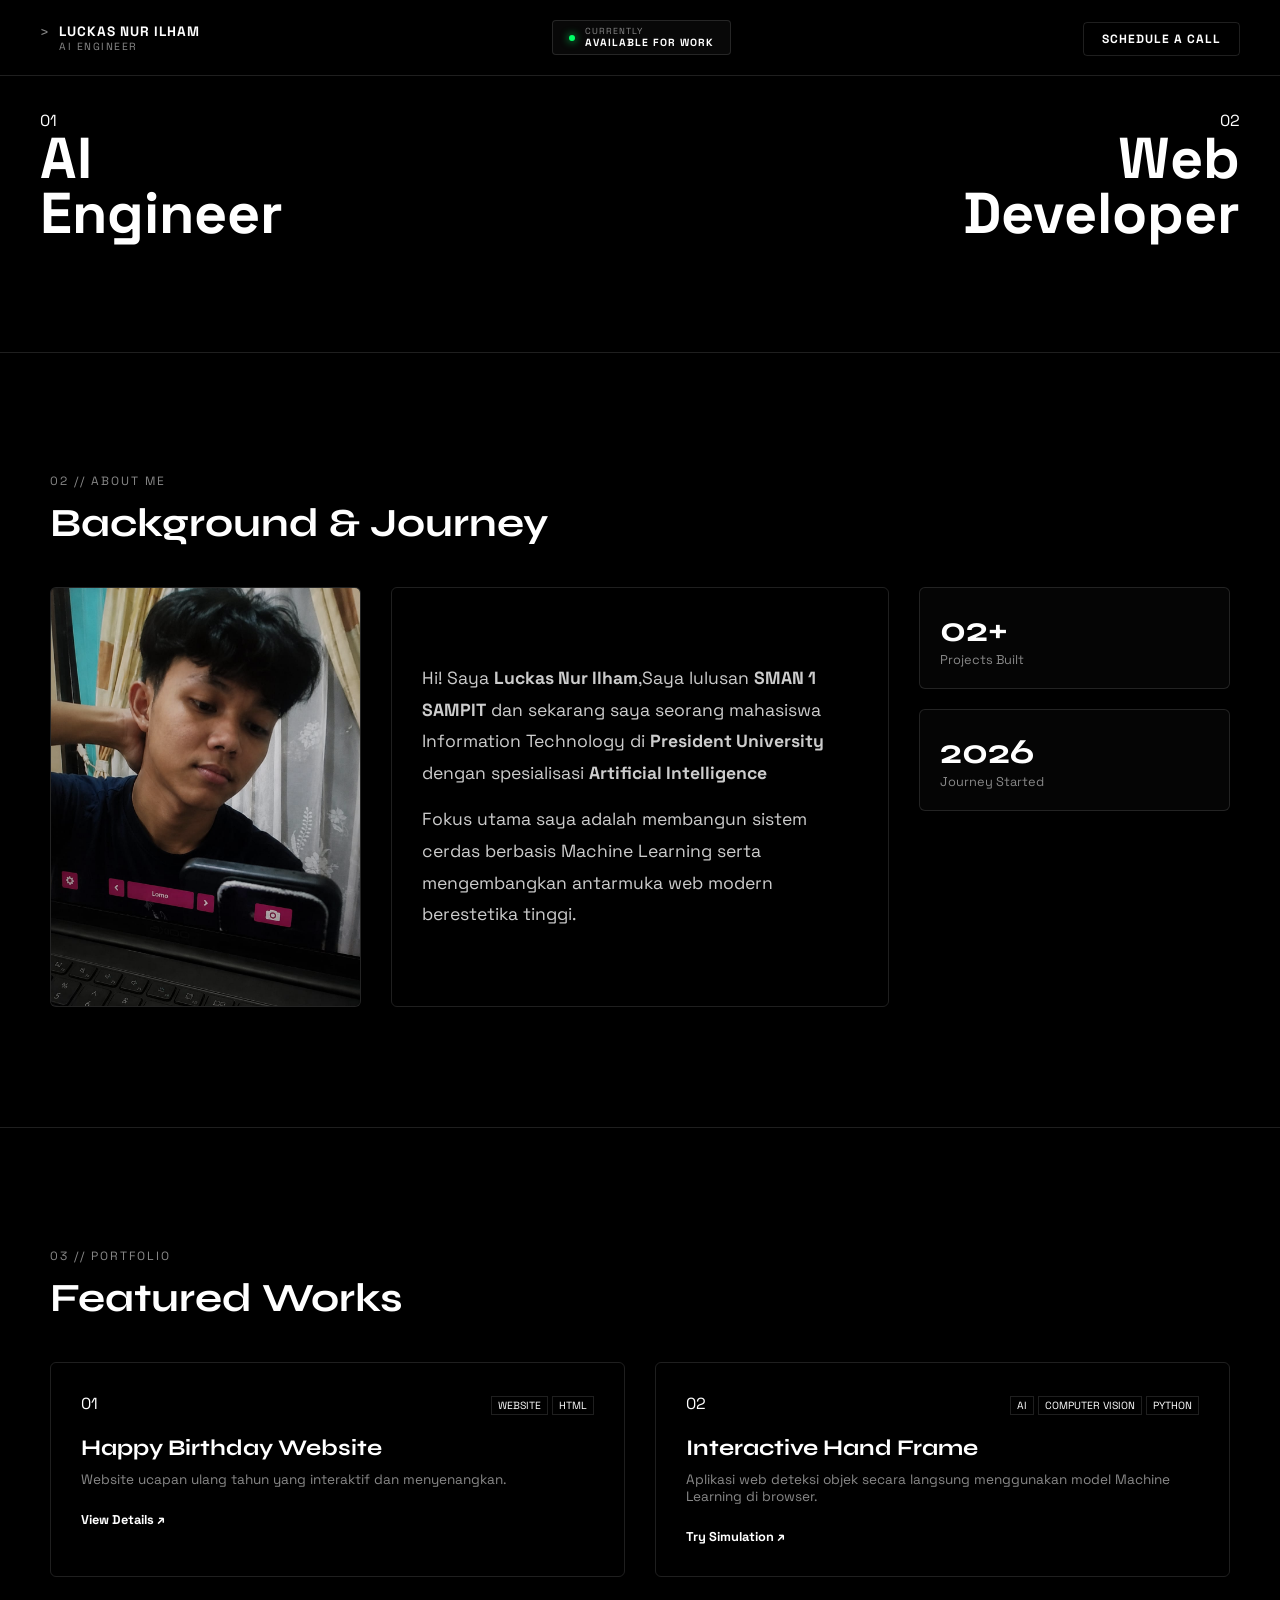
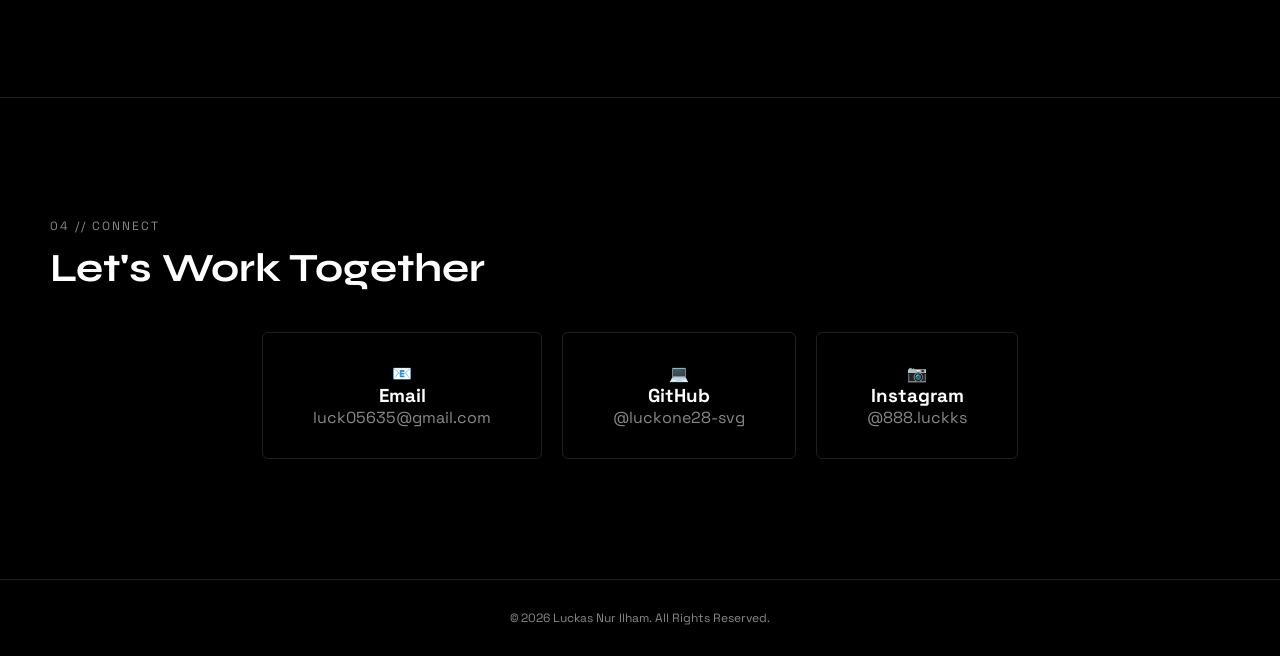
<file: index.html>
<!DOCTYPE html>
<html lang="en">

<head>
    <meta charset="UTF-8">
    <meta name="viewport" content="width=device-width, initial-scale=1.0">
    <title>Luckas Nur Ilham | AI Engineer</title>

    <link rel="stylesheet" href="style.css">
    
    <link rel="preconnect" href="https://fonts.googleapis.com">
    <link rel="preconnect" href="https://fonts.gstatic.com" crossorigin>
    <link href="https://fonts.googleapis.com/css2?family=Space+Grotesk:wght@400;500;700&family=Syne:wght@700;800&display=swap" rel="stylesheet">
    
    <link href="https://unpkg.com/aos@2.3.4/dist/aos.css" rel="stylesheet">
</head>

<body>

    <div id="progress-bar"></div>

    <nav class="editorial-nav">
        <div class="nav-left">
            <span class="nav-symbol">&gt;</span>
            <div class="nav-name-group">
                <a href="#home" class="nav-name">LUCKAS NUR ILHAM</a>
                <span class="nav-role">AI ENGINEER</span>
            </div>
        </div>

        <div class="nav-center">
            <div class="availability-badge">
                <span class="badge-dot"></span>
                <div class="badge-text">
                    <small>CURRENTLY</small>
                    <span>AVAILABLE FOR WORK</span>
                </div>
            </div>
        </div>

        <div class="nav-right">
            <a href="#contact" class="nav-cta">SCHEDULE A CALL</a>
        </div>
    </nav>

    <!-- HERO EDITORIAL SECTION -->
    <section class="hero-editorial">
        <!-- Top Titles Container (AI Engineer & Web Developer) -->
        <div class="hero-titles-wrapper">
            <div class="hero-title-box">
                <span class="title-num">01</span>
                <h1 class="hero-giant-title">AI<br>Engineer</h1>
            </div>
            <div class="hero-title-box right">
                <span class="title-num">02</span>
                <h1 class="hero-giant-title">Web<br>Developer</h1>
            </div>
        </div>
    </section>

    <section class="section-container" id="about">
        <div class="section-header">
            <span class="section-tag">02 // ABOUT ME</span>
            <h2 class="section-title">Background & Journey</h2>
        </div>

        <div class="about-grid">
            <div class="about-photo-card">
                <img src="foto.png" alt="Luckas Nur Ilham" class="profile-img">
            </div>

            <div class="about-bio-card">
                <p>
                    Hi! Saya <strong>Luckas Nur Ilham</strong>,Saya lulusan <strong>SMAN 1 SAMPIT</strong> dan sekarang saya seorang mahasiswa Information Technology di <strong>President University</strong> dengan spesialisasi <strong>Artificial Intelligence</strong>
                </p>
                <p>
                    Fokus utama saya adalah membangun sistem cerdas berbasis Machine Learning serta mengembangkan antarmuka web modern berestetika tinggi.
                </p>
            </div>

            <div class="stats-grid">
                <div class="stat-card">
                    <h3 class="stat-number" id="projectCount">02+</h3>
                    <p class="stat-label">Projects Built</p>
                </div>
                <div class="stat-card">
                    <h3 class="stat-number">2026</h3>
                    <p class="stat-label">Journey Started</p>
                </div>
            </div>
        </div>
    </section>

    <section class="section-container" id="projects">
        <div class="section-header">
            <span class="section-tag">03 // PORTFOLIO</span>
            <h2 class="section-title">Featured Works</h2>
        </div>

        <div class="projects-grid">
            <div class="project-card" data-aos="fade-up">
                <div class="project-header">
                    <span class="project-number">01</span>
                    <div class="tech-stack">
                        <span>WEBSITE</span><span>HTML</span>
                    </div>
                </div>
                <h3 class="project-title">Happy Birthday Website</h3>
                <p class="project-desc">Website ucapan ulang tahun yang interaktif dan menyenangkan.</p>
                <div class="project-links">
                    <a href="https://rosie-hbd.netlify.app/" target="_blank" class="btn-project primary">View Details ↗</a>
                </div>
            </div>

            <div class="project-card" data-aos="fade-up">
                <div class="project-header">
                    <span class="project-number">02</span>
                    <div class="tech-stack">
                        <span>AI</span><span>COMPUTER VISION</span><span>PYTHON</span>
                    </div>
                </div>
                <h3 class="project-title">Interactive Hand Frame</h3>
                <p class="project-desc">Aplikasi web deteksi objek secara langsung menggunakan model Machine Learning di browser.</p>
                <div class="project-links">
                    <a href="detector.html" class="btn-project primary">Try Simulation ↗</a>
                </div>
            </div>
        </div>
    </section>

    <section class="section-container" id="contact">
        <div class="section-header center">
            <span class="section-tag">04 // CONNECT</span>
            <h2 class="section-title">Let's Work Together</h2>
        </div>

        <div class="contact-grid">
            <a href="mailto:luck05635@gmail.com" class="contact-card">
                <div class="contact-icon">📧</div>
                <h3>Email</h3>
                <p>luck05635@gmail.com</p>
            </a>
            <a href="https://github.com/luckone28-svg" target="_blank" class="contact-card">
                <div class="contact-icon">💻</div>
                <h3>GitHub</h3>
                <p>@luckone28-svg</p>
            </a>
            <a href="https://instagram.com/888.luckks" target="_blank" class="contact-card">
                <div class="contact-icon">📷</div>
                <h3>Instagram</h3>
                <p>@888.luckks</p>
            </a>
        </div>
    </section>

    <footer class="clean-footer">
        <p>© 2026 Luckas Nur Ilham. All Rights Reserved.</p>
    </footer>

    <button id="topBtn">↑</button>

    <!-- Library AOS & File JavaScript Eksternal -->
    <script src="https://unpkg.com/aos@2.3.4/dist/aos.js"></script>
    <script src="script.js"></script>
</body>
</html>
</file>
<file: style.css>
/* ==========================================================================
   PURE BLACK EDITORIAL MINIMALIST (MATCH VIDEO 100%)
   ========================================================================== */
:root {
    --bg-dark: #000000;
    --text-main: #ffffff;
    --text-muted: #888888;
    --border-color: rgba(255, 255, 255, 0.12);
    
    --font-heading: 'Syne', sans-serif;
    --font-mono: 'Space Grotesk', sans-serif;
}

* {
    margin: 0;
    padding: 0;
    box-sizing: border-box;
}

html {
    scroll-behavior: smooth;
    background-color: var(--bg-dark);
    color: var(--text-main);
    font-family: var(--font-mono);
}

body {
    overflow-x: hidden;
    background: var(--bg-dark);
}

#progress-bar {
    position: fixed;
    top: 0;
    left: 0;
    height: 2px;
    background: #ffffff;
    width: 0%;
    z-index: 9999;
}

/* ==========================================================================
   EDITORIAL NAVBAR
   ========================================================================== */
.editorial-nav {
    position: fixed;
    top: 0;
    left: 0;
    width: 100%;
    display: flex;
    justify-content: space-between;
    align-items: center;
    padding: 20px 40px;
    background: rgba(0, 0, 0, 0.85);
    backdrop-filter: blur(12px);
    border-bottom: 1px solid var(--border-color);
    z-index: 1000;
}

.nav-left {
    display: flex;
    align-items: flex-start;
    gap: 10px;
}

.nav-symbol {
    font-size: 0.9rem;
    color: var(--text-muted);
}

.nav-name-group {
    display: flex;
    flex-direction: column;
}

.nav-name {
    font-size: 0.85rem;
    font-weight: 700;
    letter-spacing: 1px;
    color: var(--text-main);
    text-decoration: none;
}

.nav-role {
    font-size: 0.65rem;
    color: var(--text-muted);
    letter-spacing: 1.5px;
}

.availability-badge {
    display: flex;
    align-items: center;
    gap: 10px;
    border: 1px solid var(--border-color);
    padding: 6px 16px;
    border-radius: 4px;
    background: rgba(255, 255, 255, 0.03);
}

.badge-dot {
    width: 6px;
    height: 6px;
    background-color: #00ff66;
    border-radius: 50%;
    box-shadow: 0 0 8px #00ff66;
}

.badge-text {
    display: flex;
    flex-direction: column;
    line-height: 1.1;
}

.badge-text small {
    font-size: 0.55rem;
    color: var(--text-muted);
    letter-spacing: 1px;
}

.badge-text span {
    font-size: 0.65rem;
    font-weight: 700;
    letter-spacing: 1px;
}

.nav-cta {
    font-size: 0.75rem;
    font-weight: 700;
    letter-spacing: 1px;
    color: var(--text-main);
    text-decoration: none;
    border: 1px solid var(--border-color);
    padding: 8px 18px;
    border-radius: 4px;
    transition: all 0.3s ease;
}

.nav-cta:hover {
    background: var(--text-main);
    color: var(--bg-dark);
}

/* ==========================================================================
   PERBAIKAN HERO SECTION (ANTI-SCROLL SAMPING & TIDAK TERPOTONG)
   ========================================================================== */
/* ==========================================================================
   PERBAIKAN JARAK KOSONG (HERO SECTION)
   ========================================================================== */
/* ==========================================================================
   TAMBAH JARAK ANTARA HERO DAN SECTION ABOUT
   ========================================================================== */
.hero-editorial {
    display: flex;
    flex-direction: column;
    width: 100%;
    max-width: 100%;
    overflow-x: hidden;
    padding-top: 110px;
    padding-bottom: 4rem; /* Ditambah agar ada ruang kosong di bawah strip mobil */
    gap: 2rem;
}

/* Berikan jarak atas pada container section Background & Journey / About Anda */
.about-section, /* Ganti selector ini dengan nama class atau id section about Anda (misal: #about atau .about) */
section:nth-of-type(2) { 
    margin-top: 3rem; /* Mendorong section di bawahnya agar lebih turun ke bawah dengan aman */
}

.hero-titles-wrapper {
    display: flex;
    justify-content: space-between;
    align-items: flex-start;
    width: 100%;
    padding: 0 40px;
    box-sizing: border-box;
    gap: 1.5rem;
}

.hero-title-box {
    flex: 1;
    min-width: 0; /* Mencegah flex item keluar dari batas kontainer */
}

.hero-title-box.right {
    text-align: right;
}

.hero-giant-title {
    font-size: clamp(2.2rem, 4.5vw, 5.5rem); /* Ukuran disesuaikan agar pas dan tidak terpotong */
    line-height: 0.95;
    word-break: break-word;
}



/* Container Visual Pengganti Robot */
.hero-3d-center {
    position: absolute;
    top: 50%;
    left: 50%;
    transform: translate(-50%, -46%);
    width: 38vw;
    height: 55vh;
    z-index: 5;
    display: flex;
    justify-content: center;
    align-items: center;
}

/* Desain Kartu Visual Modern / Editorial */
.hero-visual-card {
    width: 100%;
    height: 100%;
    border: 1px solid var(--border-color);
    border-radius: 12px;
    background: rgba(255, 255, 255, 0.015);
    backdrop-filter: blur(12px);
    display: flex;
    flex-direction: column;
    justify-content: space-between;
    padding: 30px;
    position: relative;
    overflow: hidden;
    box-shadow: 0 30px 60px rgba(0, 0, 0, 0.8);
}

.visual-header {
    display: flex;
    justify-content: space-between;
    font-size: 0.7rem;
    color: var(--text-muted);
    letter-spacing: 1.5px;
    z-index: 2;
}

.visual-tag {
    color: #ffffff;
    font-weight: 700;
}

.visual-body {
    position: absolute;
    inset: 0;
    background: radial-gradient(circle at 60% 40%, rgba(110, 50, 255, 0.25) 0%, rgba(0, 200, 255, 0.12) 50%, transparent 80%);
    z-index: 1;
}

.abstract-glow {
    width: 100%;
    height: 100%;
    background: linear-gradient(135deg, rgba(255, 255, 255, 0.03) 0%, transparent 100%);
}

.visual-footer {
    font-size: 0.65rem;
    color: var(--text-muted);
    letter-spacing: 2px;
    z-index: 2;
}

/* ==========================================================================
   SECTIONS GENERAL STYLES
   ========================================================================== */
.section-container {
    padding: 120px 50px;
    border-top: 1px solid var(--border-color);
}

.section-tag {
    font-size: 0.75rem;
    color: var(--text-muted);
    letter-spacing: 2px;
    display: block;
    margin-bottom: 10px;
}

.section-title {
    font-family: var(--font-heading);
    font-size: 2.5rem;
    font-weight: 700;
}

/* About Section */
.about-grid {
    display: grid;
    grid-template-columns: 1fr 1.6fr 1fr;
    gap: 30px;
    margin-top: 40px;
    align-items: stretch;
}

.about-photo-card {
    border: 1px solid var(--border-color);
    border-radius: 6px;
    overflow: hidden;
    background: rgba(255, 255, 255, 0.02);
    min-height: 280px;
}

.profile-img {
    width: 100%;
    height: 100%;
    object-fit: cover;
    filter: grayscale(20%); /* Memberikan kesan estetik editorial */
    transition: filter 0.3s ease, transform 0.3s ease;
}

.profile-img:hover {
    filter: grayscale(0%);
    transform: scale(1.03);
}

.about-bio-card {
    font-size: 1.1rem;
    line-height: 1.8;
    color: #cccccc;
    border: 1px solid var(--border-color);
    padding: 30px;
    border-radius: 6px;
    display: flex;
    flex-direction: column;
    justify-content: center;
}

.about-bio-card p {
    margin-bottom: 15px;
}

.about-bio-card p:last-child {
    margin-bottom: 0;
}

.stats-grid {
    display: flex;
    flex-direction: column;
    gap: 20px;
}

.stat-card {
    border: 1px solid var(--border-color);
    padding: 20px;
    border-radius: 6px;
    background: rgba(255, 255, 255, 0.02);
}

.stat-number {
    font-family: var(--font-heading);
    font-size: 2.2rem;
}

.stat-label {
    font-size: 0.8rem;
    color: var(--text-muted);
}

/* Projects Section */
.projects-grid {
    display: grid;
    grid-template-columns: repeat(auto-fit, minmax(320px, 1fr));
    gap: 30px;
    margin-top: 40px;
}

.project-card {
    border: 1px solid var(--border-color);
    padding: 30px;
    border-radius: 6px;
    transition: border 0.3s ease;
}

.project-card:hover {
    border-color: #ffffff;
}

.project-header {
    display: flex;
    justify-content: space-between;
    margin-bottom: 20px;
}

.tech-stack span {
    font-size: 0.65rem;
    border: 1px solid var(--border-color);
    padding: 2px 6px;
    margin-left: 4px;
}

.project-title {
    font-family: var(--font-heading);
    font-size: 1.4rem;
    margin-bottom: 10px;
}

.project-desc {
    font-size: 0.85rem;
    color: var(--text-muted);
    margin-bottom: 20px;
}

.btn-project {
    color: #ffffff;
    text-decoration: none;
    font-size: 0.8rem;
    font-weight: 700;
}

/* Contact Section */
.contact-grid {
    display: flex;
    gap: 20px;
    margin-top: 40px;
    justify-content: center;
}

.contact-card {
    border: 1px solid var(--border-color);
    padding: 30px 50px;
    text-decoration: none;
    color: #ffffff;
    text-align: center;
    border-radius: 6px;
    transition: all 0.3s ease;
}

.contact-card:hover {
    background: #ffffff;
    color: #000000;
}

.contact-card p {
    color: var(--text-muted);
}

.contact-card:hover p {
    color: #333333;
}

/* Footer & Button */
.clean-footer {
    padding: 30px;
    text-align: center;
    font-size: 0.75rem;
    color: var(--text-muted);
    border-top: 1px solid var(--border-color);
}

#topBtn {
    position: fixed;
    bottom: 20px;
    right: 20px;
    background: #111;
    color: #fff;
    border: 1px solid var(--border-color);
    padding: 10px 14px;
    cursor: pointer;
    display: none;
    z-index: 999;
}

/* Mobile Responsive */
@media (max-width: 900px) {
    .editorial-nav {
        padding: 15px 20px;
    }
    .nav-center {
        display: none;
    }
    .hero-editorial {
        flex-direction: column;
        justify-content: space-between;
        padding: 100px 20px 30px 20px;
    }
    .hero-title-box {
        max-width: 100%;
        text-align: center;
    }
    .hero-title-box.right {
        text-align: center;
    }
    .hero-giant-title {
        font-size: 3.5rem;
    }
    .hero-3d-center {
        position: relative;
        top: 0;
        left: 0;
        transform: none;
        width: 100%;
        height: 45vh;
    }
}

@media (max-width: 900px) {
    .about-grid {
        grid-template-columns: 1fr;
    }
    .about-photo-card {
        height: 350px;
    }
}



/* Responsif Mobile */
@media (max-width: 900px) {
    .hero-fullwidth-simulation {
        height: 70px;
    }
    .telemetry-hud {
        display: none; /* Sembunyikan HUD di layar HP kecil agar tidak menumpuk */
    }
}
</file>
